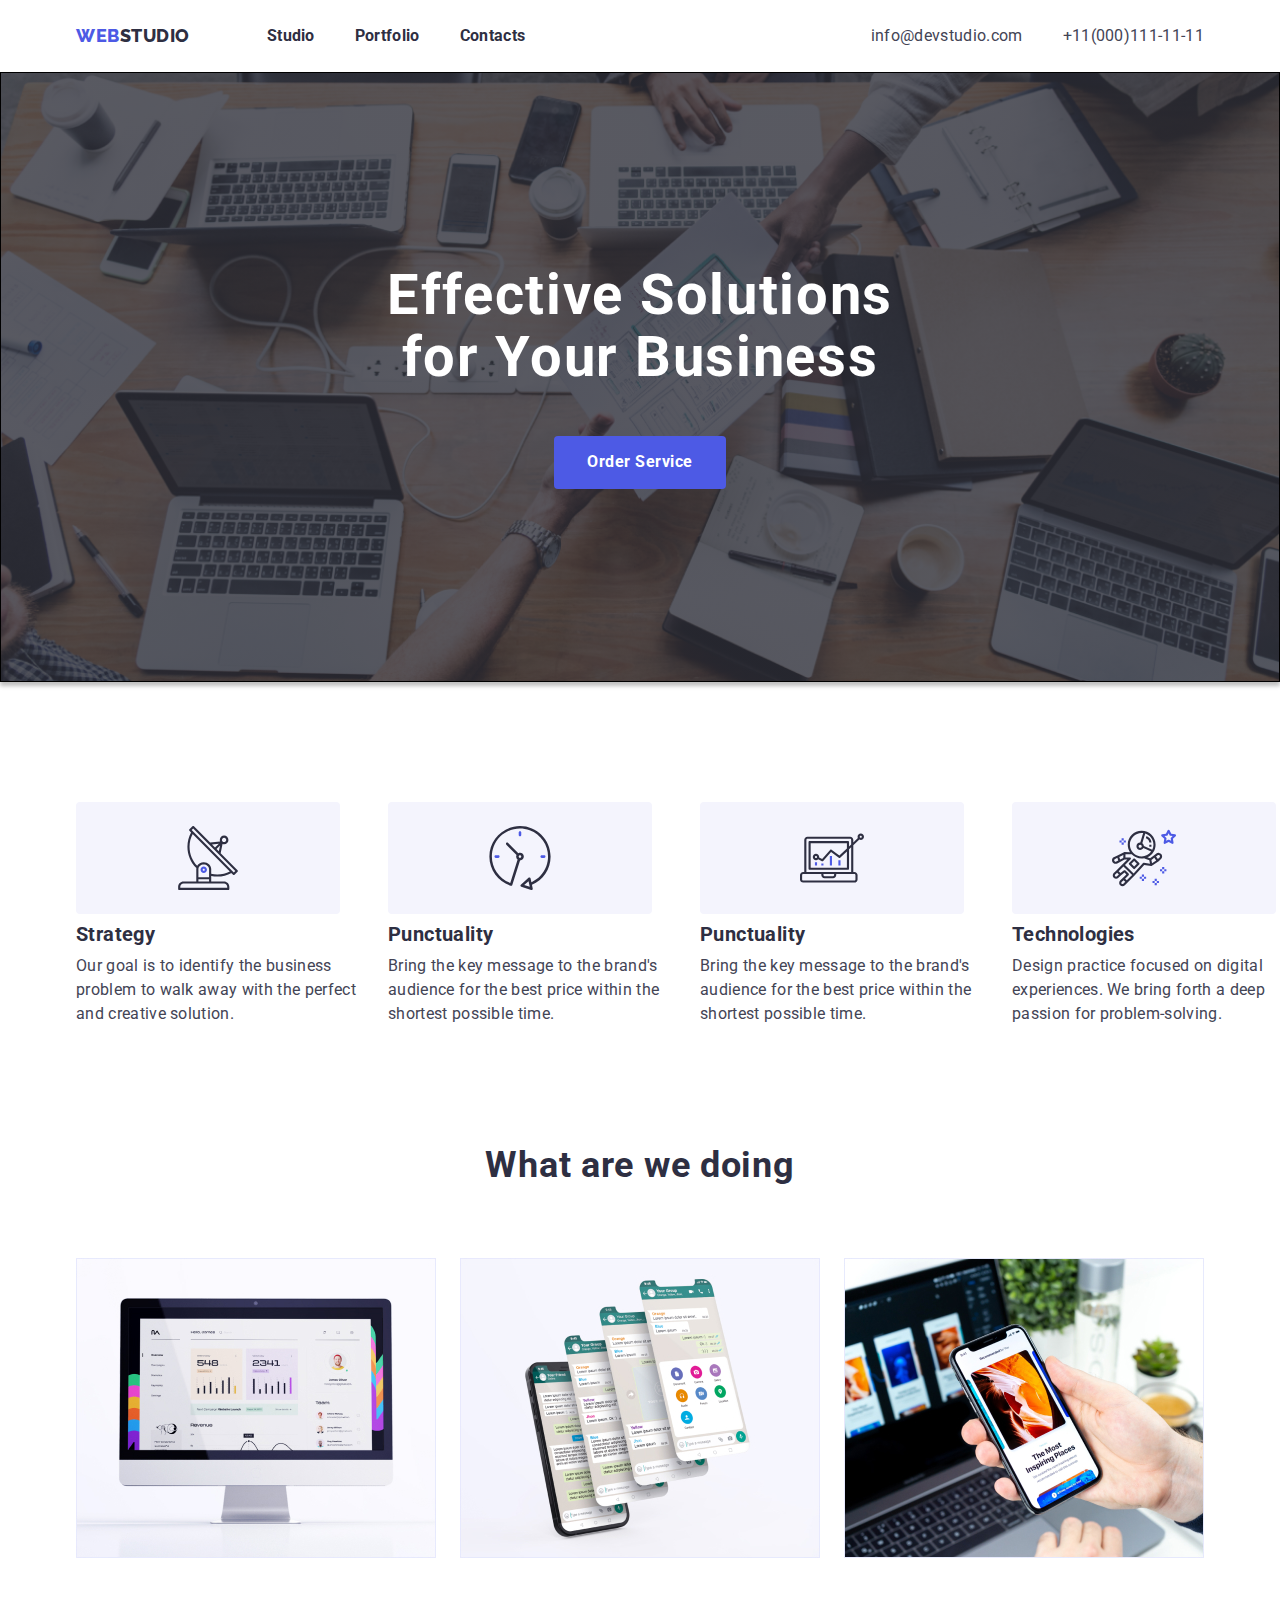
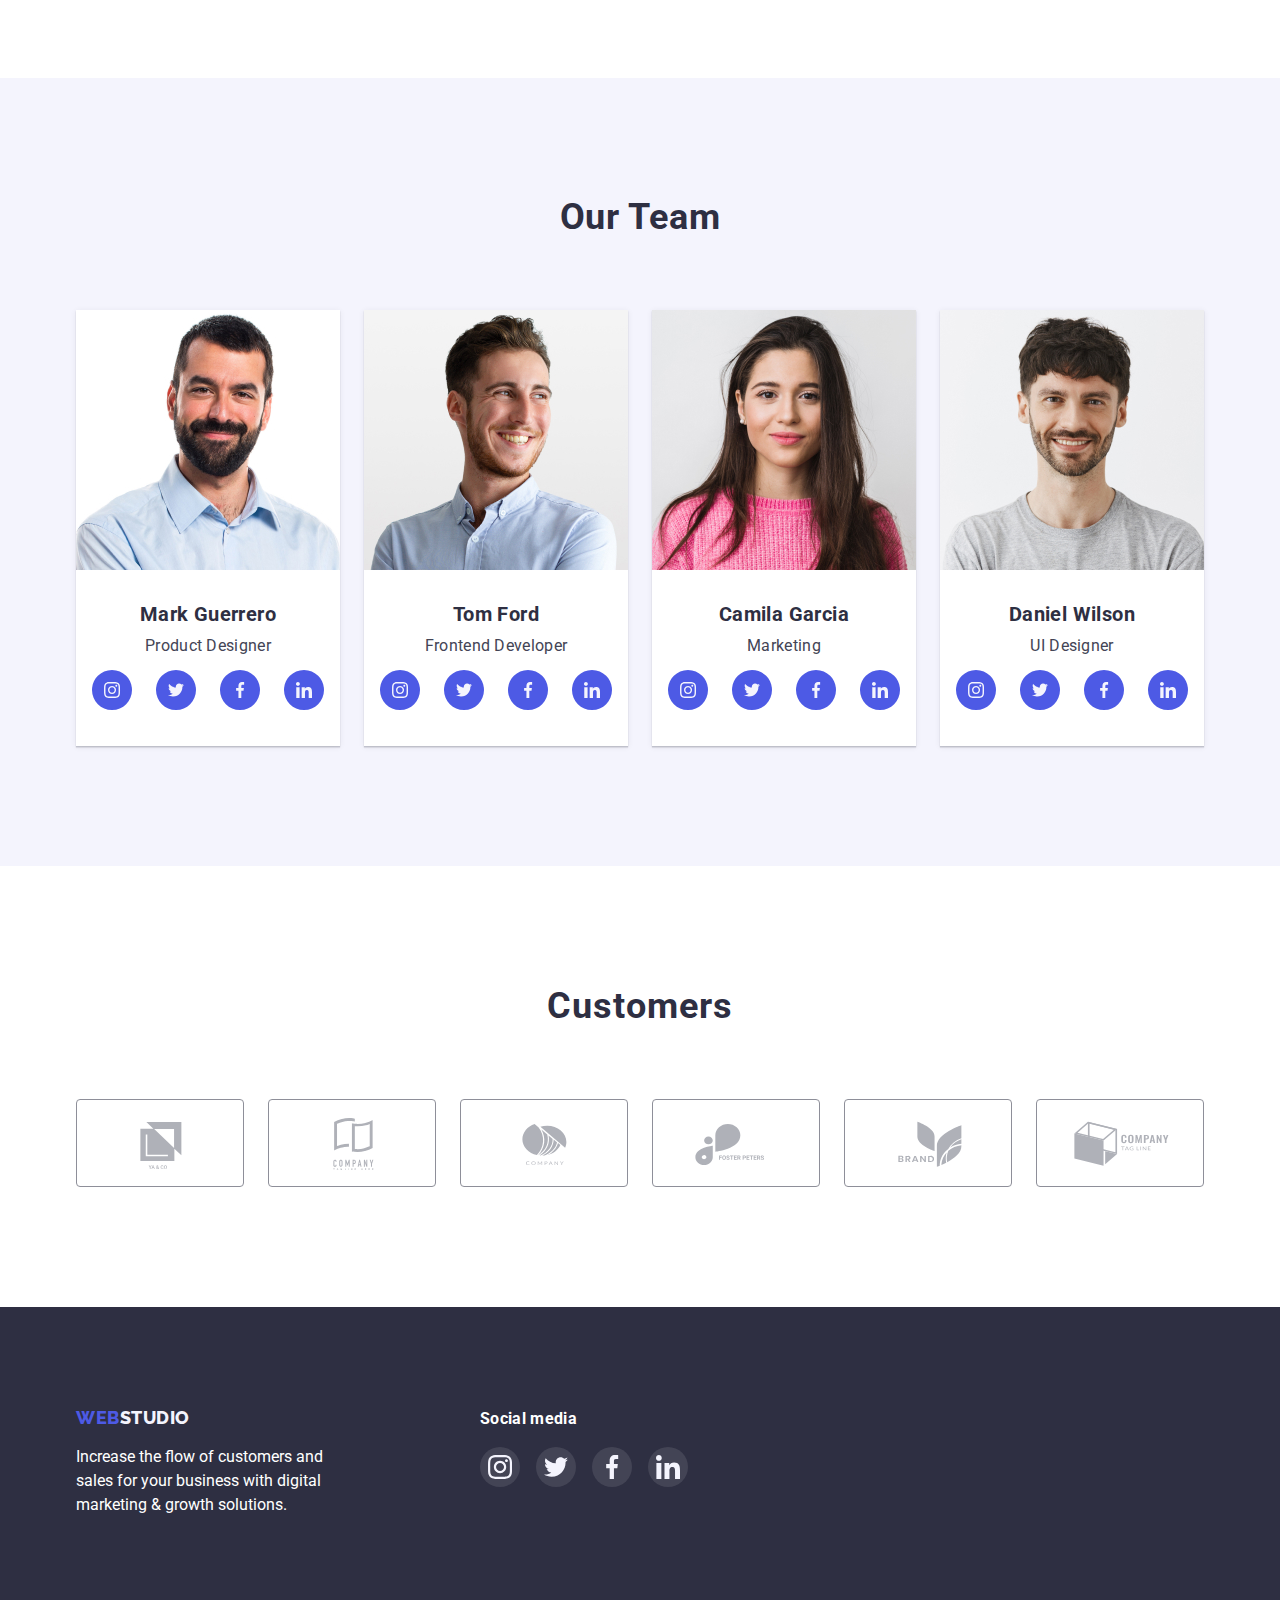
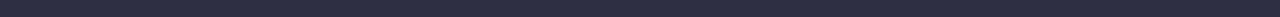
<file: index.html>
<!DOCTYPE html>
<html lang="en">

<head>
	<meta charset="UTF-8" />
	<meta http-equiv="X-UA-Compatible" content="IE=edge" />
	<meta name="viewport" content="width=device-width, initial-scale=1.0" />
	<title>modul-1.4</title>
	<link
		href="https://fonts.googleapis.com/css2?family=Raleway:wght@700&family=Roboto:wght@400;500;700;900&display=swap"
		rel="stylesheet">
	<link rel="stylesheet"
		href="https://cdnjs.cloudflare.com/ajax/libs/modern-normalize/1.1.0/modern-normalize.min.css" />
	<link rel="stylesheet" href="./css/styles.css">
</head>

<body>
	<header class="header">
		<div class="container main-nav">
			<div class="container-link">
				<a class="link" href="./index.html"><span class="logo-header1">WEB</span><span
						class="logo-header2">STUDIO</span></a>
			</div>
			<nav class="navigation">
				<ul class="header-list list">
					<li class="header-item">
						<a class="nav-link" href="./index.html">Studio</a>
					</li>
					<li class="header-item">
						<a class="nav-link" href="./portfolio.html">Portfolio</a>
					</li>
					<li class="header-item">
						<a class="nav-link" href="#">Contacts</a>
					</li>
				</ul>
			</nav>
			<ul class="authefication-list list">
				<li class="authefication-item">
					<a class="authefication" href="mailto:info@devstudio.com">info@devstudio.com</a>
				</li>
				<li class="authefication-item">
					<a class="authefication" href="tel:+11(000)1111111">+11(000)111-11-11</a>
				</li>
			</ul>
		</div>
	</header>

	<main>

		<section class="hero background-hero">

			<div class="hero-conteiner container">
				<h1 class="hero-title">
					Effective Solutions <br />
					for Your Business
				</h1>
				<div class="hero-btn-cont">
					<button type="button" class="button-hero">Order Service</button>
				</div>
			</div>




		</section>
		<section class="features section">
			<div class="features-container container">
				<h2 class="visually-hidden">Features</h2>
				<ul class="features-list list">
					<li class="features-item">
						<div class="features-icon-list">
							<svg class="features-icon">
								<use href="./images/symbol-defs.svg#icon-antenna"></use>
							</svg>
						</div>
						<h3 class="features-header">Strategy</h3>
						<p class="features-paragraph">
							Our goal is to identify the business problem to walk away with the
							perfect and creative solution.
						</p>
					</li>

					<li class="features-item">
						<div class="features-icon-list">
							<svg class="features-icon">
								<use href="./images/symbol-defs.svg#icon-clock"></use>
							</svg>
						</div>
						<h3 class="features-header">Punctuality</h3>
						<p class="features-paragraph">
							Bring the key message to the brand's audience for the best price within the shortest
							possible
							time.
						</p>
					</li>
					<li class="features-item">
						<div class="features-icon-list">
							<svg class="features-icon">
								<use href="./images/symbol-defs.svg#icon-diagram"></use>
							</svg>
						</div>
						<h3 class="features-header">Punctuality</h3>
						<p class="features-paragraph">
							Bring the key message to the brand's audience for the best price
							within the shortest possible time.
						</p>
					</li>

					<li class="features-item">
						<div class="features-icon-list">
							<svg class="features-icon">
								<use href="./images/symbol-defs.svg#icon-astronaut"></use>
							</svg>

						</div>
						<h3 class="features-header">Technologies</h3>
						<p class="features-paragraph">
							Design practice focused on digital experiences. We bring forth a
							deep passion for problem-solving.
						</p>
					</li>
				</ul>
			</div>
		</section>
		<section class="section-what section">
			<div class="container">
				<h2 class="what-team-title centered">What are we doing</h2>
				<ul class="what-list list">
					<li class="what-item">
						<img src="./images/photowhat1.jpg" alt="what1" width="360" />
					</li>
					<li class="what-item"><img src="./images/photowhat2.jpg" alt="what2" width="360" /></li>
					<li class="what-item">
						<img src="./images/photowhat3.jpg" alt="what3" width="360" />
					</li>
				</ul>
			</div>
		</section>
		<section class="team section">
			<div class="container">
				<h2 class="what-team-title centered">Our Team</h2>
				<ul class="team-list list">
					<li class="team-item">
						<img src="./images/team1.jpg" alt="teamlogo1" width="264" />
						<div class="content-team">
							<h3 class="team-header">Mark Guerrero</h3>
							<p class="team-paragraph">Product Designer</p>
							<ul class="team-icons list">
								<li>
									<a href="#" class="team-icon-item">
										<svg class="icon-team">
											<use href="./images/symbol-defs.svg#icon-instagramteam"></use>
										</svg>
									</a>
								</li>
								<li>
									<a href="#" class="team-icon-item">
										<svg class="icon-team">
											<use href="./images/symbol-defs.svg#icon-twiterteam"></use>
										</svg>
									</a>
								</li>
								<li>
									<a href="#" class="team-icon-item">
										<svg class="icon-team">
											<use href="./images/symbol-defs.svg#icon-facebookteam"></use>
										</svg>
									</a>
								</li>
								<li>
									<a href="#" class="team-icon-item">
										<svg class="icon-team">
											<use href="./images/symbol-defs.svg#icon-linkedinteam"></use>
										</svg>
									</a>
								</li>
							</ul>
						</div>

					</li>
					<li class="team-item">
						<img src="./images/team2.jpg" alt="teamlogo2" width="264" />
						<div class="content-team">
							<h3 class="team-header">Tom Ford</h3>
							<p class="team-paragraph">Frontend Developer</p>
							<ul class="team-icons list">
								<li>
									<a href="#" class="team-icon-item">
										<svg class="icon-team">
											<use href="./images/symbol-defs.svg#icon-instagramteam"></use>
										</svg>
									</a>
								</li>
								<li>
									<a href="#" class="team-icon-item">
										<svg class="icon-team">
											<use href="./images/symbol-defs.svg#icon-twiterteam"></use>
										</svg>
									</a>
								</li>
								<li>
									<a href="#" class="team-icon-item">
										<svg class="icon-team">
											<use href="./images/symbol-defs.svg#icon-facebookteam"></use>
										</svg>
									</a>
								</li>
								<li>
									<a href="#" class="team-icon-item">
										<svg class="icon-team">
											<use href="./images/symbol-defs.svg#icon-linkedinteam"></use>
										</svg>
									</a>
								</li>
							</ul>
						</div>

					</li>
					<li class="team-item">
						<img src="./images/team3.jpg" alt="teamlogo3" width="264" />
						<div class="content-team">
							<h3 class="team-header">Camila Garcia</h3>
							<p class="team-paragraph">Marketing</p>

							<ul class="team-icons list">
								<li>
									<a href="#" class="team-icon-item">
										<svg class="icon-team">
											<use href="./images/symbol-defs.svg#icon-instagramteam"></use>
										</svg>
									</a>
								</li>
								<li>
									<a href="#" class="team-icon-item">
										<svg class="icon-team">
											<use href="./images/symbol-defs.svg#icon-twiterteam"></use>
										</svg>
									</a>
								</li>
								<li>
									<a href="#" class="team-icon-item">
										<svg class="icon-team">
											<use href="./images/symbol-defs.svg#icon-facebookteam"></use>
										</svg>
									</a>
								</li>
								<li>
									<a href="#" class="team-icon-item">
										<svg class="icon-team">
											<use href="./images/symbol-defs.svg#icon-linkedinteam"></use>
										</svg>
									</a>
								</li>
							</ul>
						</div>

					</li>
					<li class="team-item">
						<img src="./images/team4.jpg" alt="teamlogo4" width="264" />
						<div class="content-team">
							<h3 class="team-header">Daniel Wilson</h3>
							<p class="team-paragraph">UI Designer</p>

							<ul class="team-icons list">
								<li>
									<a href="#" class="team-icon-item">
										<svg class="icon-team">
											<use href="./images/symbol-defs.svg#icon-instagramteam"></use>
										</svg>
									</a>
								</li>
								<li>
									<a href="#" class="team-icon-item">
										<svg class="icon-team">
											<use href="./images/symbol-defs.svg#icon-twiterteam"></use>
										</svg>
									</a>
								</li>
								<li>
									<a href="#" class="team-icon-item">
										<svg class="icon-team">
											<use href="./images/symbol-defs.svg#icon-facebookteam"></use>
										</svg>
									</a>
								</li>
								<li>
									<a href="#" class="team-icon-item">
										<svg class="icon-team">
											<use href="./images/symbol-defs.svg#icon-linkedinteam"></use>
										</svg>
									</a>
								</li>
							</ul>
						</div>
					</li>
				</ul>
			</div>
		</section>
		<section class="customers-section">
			<h2 class="customers-header">Customers</h2>
			<div class="customers-icons">
				<ul class="customers-list list">
					<li class="customers-item">
						<a href="#" class="customers-link">
							<svg class="svg-customers">
								<use href="./images/symbol-defs.svg#icon-Logo"></use>
							</svg>
						</a>
					</li>
					<li class="customers-item">
						<a href="#" class="customers-link">
							<svg class="svg-customers">
								<use href="./images/symbol-defs.svg#icon-Logo-1"></use>
							</svg>
						</a>
					</li>
					<li class="customers-item">
						<a href="#" class="customers-link">
							<svg class="svg-customers">
								<use href="./images/symbol-defs.svg#icon-Logo-2"></use>
							</svg>
						</a>
					</li>
					<li class="customers-item">
						<a href="#" class="customers-link">
							<svg class="svg-customers">
								<use href="./images/symbol-defs.svg#icon-Logo-3"></use>
							</svg>
						</a>
					</li>
					<li class="customers-item">
						<a href="#" class="customers-link">
							<svg class="svg-customers">
								<use href="./images/symbol-defs.svg#icon-Logo-4"></use>
							</svg>
						</a>
					</li>
					<li class="customers-item">
						<a href="#" class="customers-link">
							<svg class="svg-customers">
								<use href="./images/symbol-defs.svg#icon-Logo-5"></use>
							</svg>
						</a>
					</li>
				</ul>
			</div>
		</section>
	</main>
	<footer class="footer">
		<div class="footer-container container">
			<div class="footer-contant">
				<a class="link" href="./index.html"><span class="web-footer">WEB</span><span
						class="studio-footer">STUDIO</span></a>
				<p class="footer-paragraph">Increase the flow of customers and sales for your business with
					digital marketing & growth solutions.
				</p>
			</div>
			<div class="social-media">
				<p class="footer-header"> Social media</p>
				<div class="footer-container-icons">
					<ul class="social-list list">
						<li class="social-item">
							<a href="#" class="link-icons">
								<svg class="icon-svg-footer">
									<use href="./images/symbol-defs2 (2).svg#icon-instagram-2"></use>
								</svg>
							</a>
						</li>
						<li class="social-item list">
							<a href="#" class="link-icons">
								<svg class="icon-svg-footer">
									<use href="./images/symbol-defs2 (2).svg#icon-twitter-1"></use>
								</svg>
							</a>
						</li>
						<li class="social-item list">
							<a href="#" class="link-icons">
								<svg class="icon-svg-footer">
									<use href="./images/symbol-defs2 (2).svg#icon-facebook-1"></use>
								</svg>
							</a>
						</li>
						<li class="social-item list">
							<a href="#" class="link-icons">
								<svg class="icon-svg-footer">
									<use href="./images/symbol-defs2 (2).svg#icon-linkedin-1"></use>
								</svg>
							</a>
						</li>
					</ul>
				</div>
			</div>
	</footer>
</body>

</html>
</file>
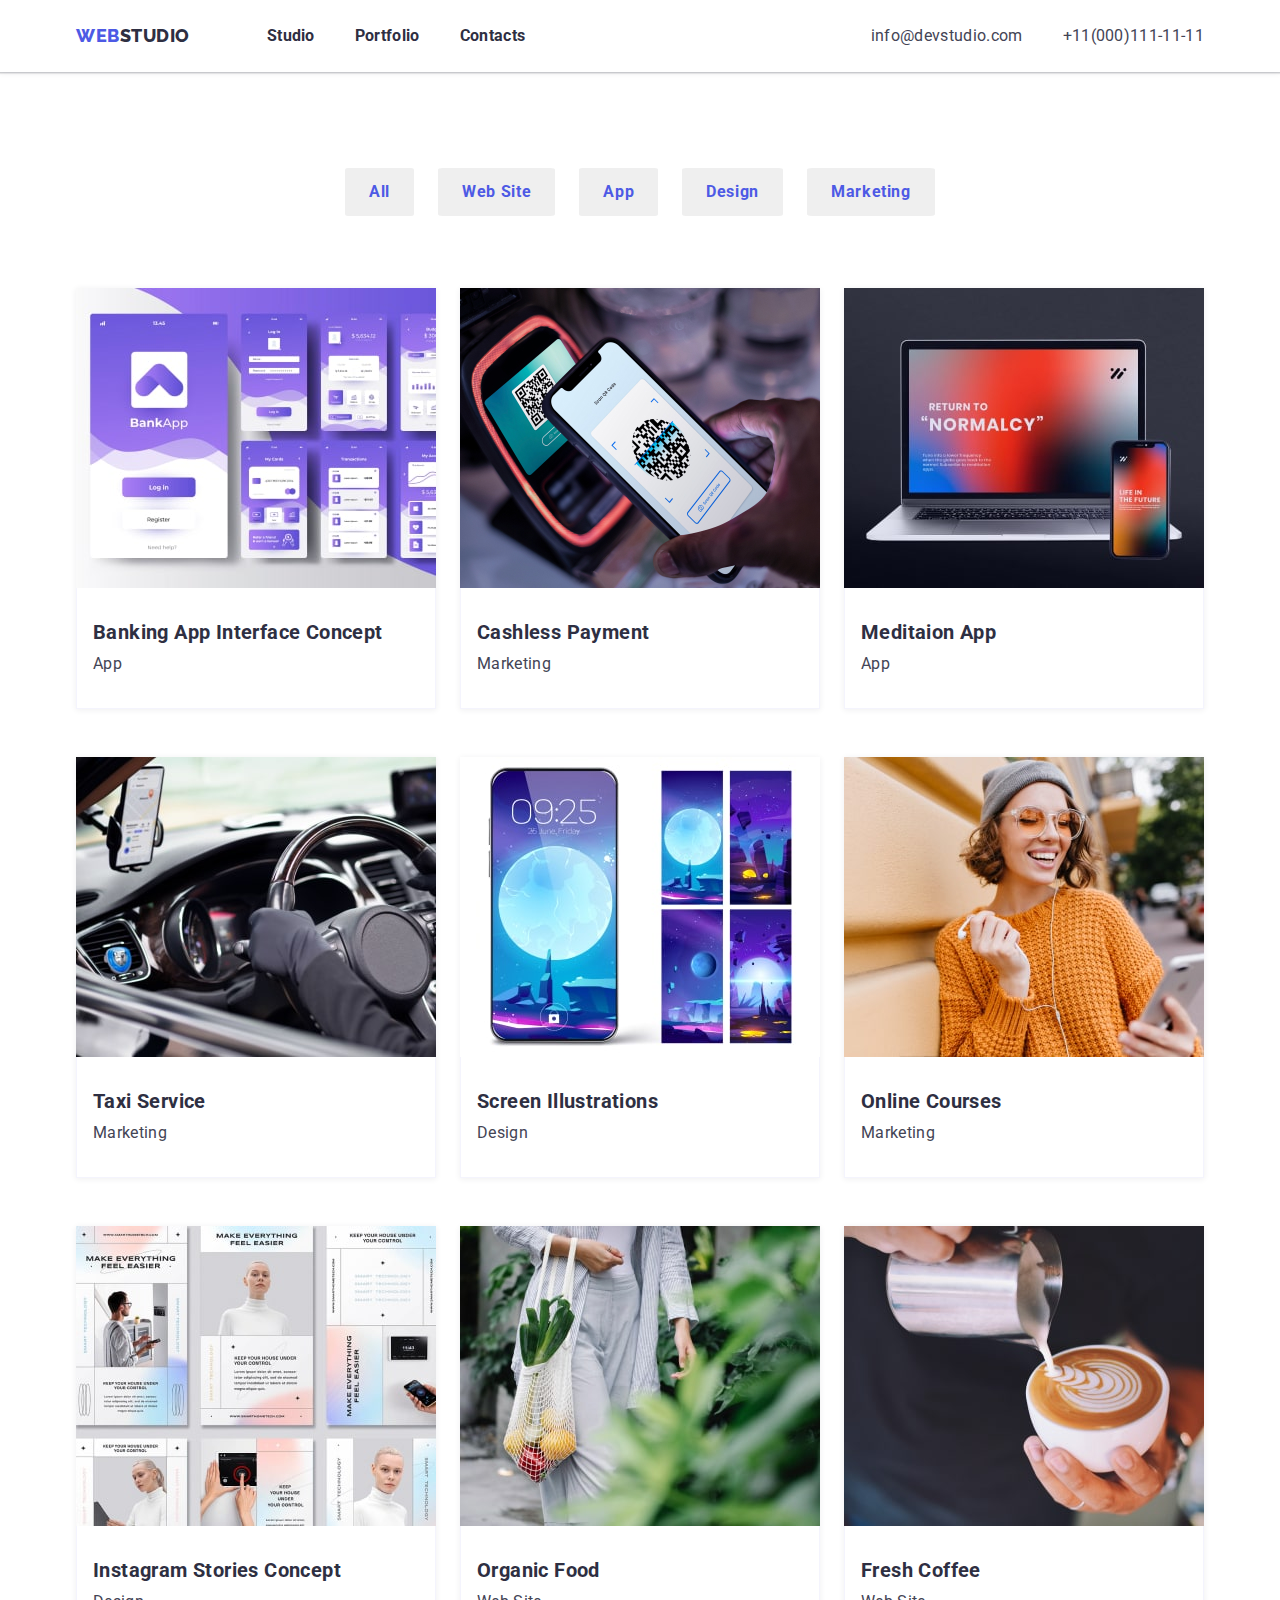
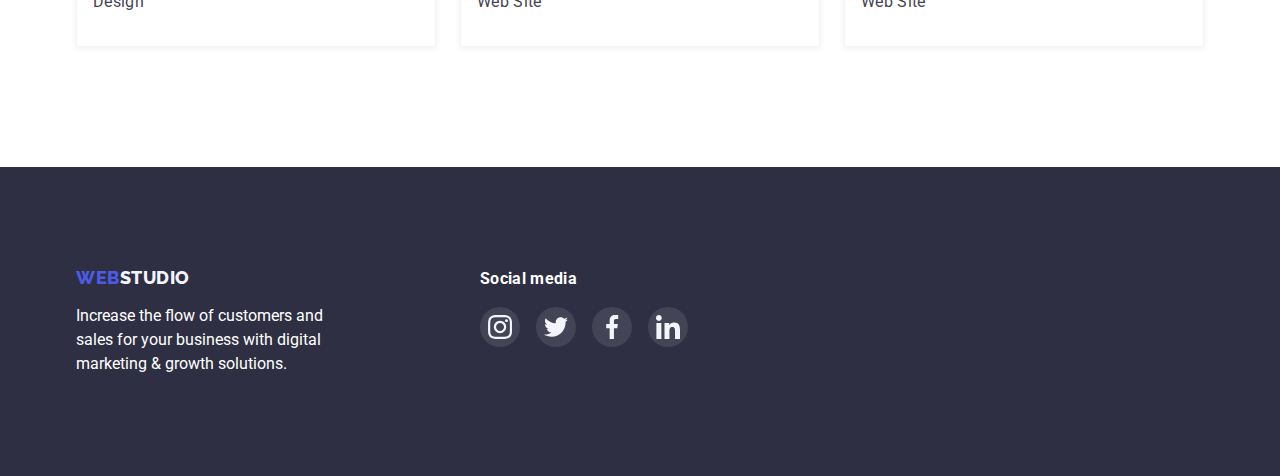
<file: portfolio.html>
<!DOCTYPE html>
<html lang="en">

<head>
	<meta charset="UTF-8">
	<meta http-equiv="X-UA-Compatible" content="IE=edge">
	<meta name="viewport" content="width=device-width, initial-scale=1.0">
	<title>Portfolio</title>
	<link rel="preconnect" href="https://fonts.googleapis.com">
	<link rel="preconnect" href="https://fonts.gstatic.com" crossorigin>
	<link
		href="https://fonts.googleapis.com/css2?family=Raleway:wght@700;800&family=Roboto:wght@400;500;700;900&display=swap"
		rel="stylesheet">
	<link rel="stylesheet"
		href="https://cdnjs.cloudflare.com/ajax/libs/modern-normalize/1.1.0/modern-normalize.min.css" />

	<link rel="stylesheet" href="./css/styles.css">
</head>

<body>
	<header class="header">
		<div class="container main-nav">
			<div class="container-link">
				<a class="link" href="./index.html"><span class="logo-header1">WEB</span><span
						class="logo-header2">STUDIO</span></a>
			</div>
			<nav class="navigation">
				<ul class="header-list list">
					<li class="header-item">
						<a class="nav-link" href="./index.html">Studio</a>
					</li>
					<li class="header-item">
						<a class="nav-link" href="./portfolio.html">Portfolio</a>
					</li>
					<li class="header-item">
						<a class="nav-link" href="#">Contacts</a>
					</li>
				</ul>
			</nav>
			<ul class="authefication-list list">
				<li class="authefication-item">
					<a class="authefication" href="mailto:info@devstudio.com">info@devstudio.com</a>
				</li>
				<li class="authefication-item">
					<a class="authefication" href="tel:+11(000)1111111">+11(000)111-11-11</a>
				</li>
			</ul>
		</div>
	</header>
	<main>
		<section class="potfolio">
			<div class="container">
				<h1 class="potfolio-title visually-hidden">Portfolio</h1>
				<ul class="potfolio-list list">
					<li class="butons-item">
						<button type="button" class="button-all">All</button>
					</li>
					<li class="butons-item">
						<button type="button" class="button-website">Web Site</button>
					</li>
					<li class="butons-item">
						<button type="button" class="button-app">App</button>
					</li>
					<li class="butons-item">
						<button type="button" class="button-design">Design</button>
					</li>
					<li class="butons-item">
						<button type="button" class="button-marketing">Marketing</button>
					</li>
				</ul>

				<ul class="portfolio-img list">

					<li class="portfolio-item-img">

						<a class="portfolio-link" href="#">
							<img src="./images/portfolio1.jpg" alt="bankingapp" width="360" height="300">
							<div class="content-portfolio-cards">
								<h2 class="title-portfolio-list">Banking App Interface Concept</h2>
								<p class="filter-name">App</p>
							</div>
						</a>
					</li>
					<li class="portfolio-item-img">
						<a class="portfolio-link" href="#">
							<img src="./images/photo22.jpg" alt="payment" width="360" height="300">
							<div class="content-portfolio-cards">
								<h2 class="title-portfolio-list">Cashless Payment</h2>
								<p class="filter-name">Marketing</p>
							</div>
						</a>
					</li>
					<li class="portfolio-item-img">
						<a class="portfolio-link" href="#">
							<img src="./images/portfolio3.jpg" alt="meditaion-app" width="360" height="300">
							<div class="content-portfolio-cards">
								<h2 class="title-portfolio-list">Meditaion App</h2>
								<p class="filter-name">App</p>
							</div>
						</a>
					</li>
					<li class="portfolio-item-img">
						<a class="portfolio-link" href="#">
							<img src="./images/portfolio4.jpg" alt="taxi-service" width="360" height="300">
							<div class="content-portfolio-cards">
								<h2 class="title-portfolio-list">Taxi Service</h2>
								<p class="filter-name">Marketing</p>
							</div>
						</a>
					</li>
					<li class="portfolio-item-img">
						<a class="portfolio-link" href="#">
							<img src="./images/portfolio5.jpg" alt="Illustrations" width="360" height="300">
							<div class="content-portfolio-cards">
								<h2 class="title-portfolio-list">Screen Illustrations</h2>
								<p class="filter-name">Design</p>
							</div>
						</a>
					</li>
					<li class="portfolio-item-img">
						<a class="portfolio-link" href="#">
							<img src="./images/portfolio6.jpg" alt="online-courses" width="360" height="300">
							<div class="content-portfolio-cards">
								<h2 class="title-portfolio-list">Online Courses</h2>
								<p class="filter-name">Marketing</p>
							</div>
						</a>
					</li>
					<li class="portfolio-item-img">
						<a class="portfolio-link" href="#">
							<img src="./images/portfolio7.jpg" alt="Stories" width="360" height="300">
							<div class="content-portfolio-cards">
								<h2 class="title-portfolio-list">Instagram Stories Concept</h2>
								<p class="filter-name">Design</p>
							</div>
						</a>
					</li>
					<li class="portfolio-item-img">
						<a class="portfolio-link" href="#">
							<img src="./images/portfolio8.jpg" alt="organic-food" width="360" height="300">
							<div class="content-portfolio-cards">
								<h2 class="title-portfolio-list">Organic Food</h2>
								<p class="filter-name">Web Site</p>
							</div>
						</a>
					</li>
					<li class="portfolio-item-img">
						<a class="portfolio-link" href="#">
							<img src="./images/portfolio9.jpg" alt="coffee" width="360" height="300">
							<div class="content-portfolio-cards">
								<h2 class="title-portfolio-list">Fresh Coffee</h2>
								<p class="filter-name">Web Site</p>
							</div>
						</a>
					</li>
				</ul>
			</div>
		</section>
	</main>
	<footer class="footer">
		<div class="footer-container container">
			<div class="footer-contant">
				<a class="link" href="./index.html"><span class="web-footer">WEB</span><span
						class="studio-footer">STUDIO</span></a>
				<p class="footer-paragraph">Increase the flow of customers and sales for your business with
					digital marketing & growth solutions.
				</p>
			</div>
			<div class="social-media">
				<p class="footer-header"> Social media</p>
				<div class="footer-container-icons">
					<ul class="social-list list">
						<li class="social-item">
							<a href="#" class="link-icons">
								<svg class="icon-svg-footer">
									<use href="./images/symbol-defs2 (2).svg#icon-instagram-2"></use>
								</svg>
							</a>
						</li>
						<li class="social-item list">
							<a href="#" class="link-icons">
								<svg class="icon-svg-footer">
									<use href="./images/symbol-defs2 (2).svg#icon-twitter-1"></use>
								</svg>
							</a>
						</li>
						<li class="social-item list">
							<a href="#" class="link-icons">
								<svg class="icon-svg-footer">
									<use href="./images/symbol-defs2 (2).svg#icon-facebook-1"></use>
								</svg>
							</a>
						</li>
						<li class="social-item list">
							<a href="#" class="link-icons">
								<svg class="icon-svg-footer">
									<use href="./images/symbol-defs2 (2).svg#icon-linkedin-1"></use>
								</svg>
							</a>
						</li>
					</ul>
				</div>
			</div>
	</footer>
</body>

</html>
</file>
<file: css/styles.css>
:root {
    --buton-color: #4D5AE5;
    --primary-text-color: #2E2F42;
    --secondary-text-color: #434455;
    --buttons-color-hover: #FFFFFF;
    --buttons-background-color-hover: #4D5AE5;
    --complementary-color: #E5E5E5;
    --complementary-color2: #F4F4FD;
    --primary-font: "Roboto"; 
    --secondary-background: "Raleway";
    
}


body {
    font-family: var(--primary-font);
    background-color: var(--buttons-color-hover);
    color: var(--primary-text-color);
}
.container {
    width: 1158px;
    padding: 0 15px;
    margin-left: auto;
    margin-right: auto;
}
.section {
    padding-bottom: 120px;
}
.centered {
    text-align: center;
}
img {
    display: block;
    max-width: 100%;
}
.list {
    padding: 0;
    margin: 0;
    text-decoration: none;
    list-style: none;
}
 .link {
    text-decoration: none;
    list-style: none;
}

h1,
h2,
h3,
h4,
h5,
h6,
p {
    margin-top: 0;
    margin-bottom: 0;
}
.visually-hidden {
    position: absolute;
    width: 1px;
    height: 1px;
    margin: -1px;
    border: 0;
    padding: 0;
    white-space: nowrap;
    clip-path: inset(100%);
    clip: rect(0 0 0 0);
    overflow: hidden;
}

/* header */
.header {
    box-shadow: 0px 2px 1px rgba(46, 47, 66, 0.08), 0px 1px 1px rgba(46, 47, 66, 0.16), 0px 1px 6px rgba(46, 47, 66, 0.08); 
}

.logo-header1 {
    color: var(--buton-color);
    font-size: 18px;
    line-height: 1.3;
    letter-spacing: 0.03em;
    font-family: var(--secondary-background);
    font-weight: 800;
    
}
.logo-header2 {
    color: var(--primary-text-color);
    font-size: 18px;
    line-height: 1.3;
    letter-spacing: 0.03em;
    font-family: var(--secondary-background);
    font-weight: 800;
}
.container-link {
    display: block;
    padding-top: 24px;
    padding-bottom: 24px;
}

/* -----MAIN NAV------- */
.main-nav {
    display: flex;
    align-items: center;
}
    


/* navigation */
.header-list {
    display: flex;
    margin-left: 77px;
}
    

.header-item {
    margin-right: 40px;
}
.header-item:last-child {
    margin-right: 0;
}
.header-list .nav-link {
    display: block;
    padding-top: 24px;
    padding-bottom: 24px;
}

    
.nav-link  {
    color: var(--primary-text-color);
    font-family: var(--primary-font);
    font-size: 16px;
    line-height: 1.5;
    letter-spacing: 0.02em;
    font-weight: 700;
    text-decoration: none;
    list-style: none;
    
    
}
.nav-link:hover,
.nav-link:focus {
    color: var(--secondary-text-color);
}
.nav-link:active {
    color: var(--buton-color);
}

/* authefication */

.authefication {
    color: var(--secondary-text-color);
    font-family: var(--primary-font);
    font-size: 16;
    line-height: 1.5;
    letter-spacing: 0.02em;
    text-decoration: none;
    
}
.authefication:hover,
.authefication:focus {
    color: var(--buttons-background-color-hover);
}
.authefication-list  {
    display: flex;
    margin-left: auto;
    
}
.authefication-list .authefication-item + .authefication-item {
    margin-left: 40px;
}


/* hero */

.hero {
    background-color: var(--primary-text-color);
    text-align: center;
    padding-top: 192px;
    padding-bottom: 192px;
    
    
}
.hero-title {
    color: var(--buttons-color-hover);
    font-family: var(--primary-font);
    font-weight: 700;
    font-size: 56px;
    line-height: 1.1;
    letter-spacing: 0.03em;
    margin-bottom: 48px;
    
    
    
}

.button-hero {
    background-color: var(--buton-color);
    color: var(--buttons-color-hover);
    font-size: 16px;
    letter-spacing: 0.03em;
    font-family: inherit;
    font-weight: 700;
    line-height: 1.18;
    border-radius: 4%;
    cursor: pointer;
    display: block;
    min-width: 170px;
    margin: 0 auto;
    padding: 16px 32px;
    border: 1px solid transparent;
    border-radius: 4px;
    
    
   
}


.button-hero:hover,
.button-hero:focus {
    background-color: var(--buton-color);
    color: var(--buttons-color-hover);
    box-shadow: 0px 4px 4px rgba(0, 0, 0, 0.15);
}
.button-hero:active {
    background-color: #404BBF; 
    color: var(--buttons-color-hover);
}
.background-hero {
    max-width: 1440px;
    margin-left: auto;
    margin-right: auto;
    background-size: cover;
    background-position: center;
    background-repeat: no-repeat;
    background-image: linear-gradient(to right,rgba(47,48,58,0.8),rgba(47, 48, 58, 0.8)), url("../images/people-office\ 1.jpg");
    border: 1px solid #000000;
    box-sizing: border-box;
    box-shadow: 0px 4px 4px rgba(0, 0, 0, 0.25);
}



/* section features */

.features {
    padding-bottom: 120px;
    padding-top: 120px;
}

.features-list {
    display: flex;
    
}
.features-item {
    margin-right: 24px;
}


.features-item:last-child {
    margin-right: 0;
}


.features-header {
    color: var(--primary-text-color);
    font-size: 20px;
    line-height: 1.2;
    letter-spacing: 0.02em;
    font-family: var(--primary-font);
    font-weight: 700;
    margin-bottom: 8px;
    

}
.features-paragraph {
    color: var(--secondary-text-color);
    font-size: 16px;
    line-height: 1.5;
    letter-spacing: 0.02em;
    font-family: var(--primary-font);
}
.features-icon-list {
    margin-bottom: 8px;
    width: 264px;
    height: 112px;
    justify-content: center;
    display: flex;
    border-radius: 4px;
    margin-right: 24px;
    align-items: center;
    background-color: var(--complementary-color2);
}
.features-icon-list:last-child {
    margin-right: 0px;
}
.features-icon {
    width: 64px;
    height: 64px;
    
}
/* section What are we doing */

.what-team-title {
    color: var(--primary-text-color);
    font-size: 36px;
    line-height: 1.11;
    letter-spacing: 0.02em;
    font-family: var(--primary-font);
    font-weight: 700;
    margin-bottom: 72px;
}

.what-list {
    display: flex;
}
.what-item {
    margin-right: 24px;
}
.what-item:last-child {
    margin-right: 0;
}
.section-what {
    background-color: var(--buttons-color-hover);
    

}

/* section team */

.team {
    background-color: var(--complementary-color2);
    padding-bottom: 120px;
    padding-top: 120px;
}
.content-team {
    padding-top: 32px;
    
}
.team-header {
    color: var(--primary-text-color);
    font-size: 20px;
    line-height: 1.2;
    letter-spacing: 0.02em;
    font-family: var(--primary-font);
    font-weight: 700;
    text-align: center;
    margin-bottom: 8px;
    
}
.team-paragraph {
    color: var(--secondary-text-color);
    font-size: 16px;
    line-height: 1.5;
    letter-spacing: 0.02em;
    font-family: var(--primary-font); 
    text-align: center;
    
}
.team-list {
    display: flex;
    
}
.team-item {
    margin-right: 24px;
    box-shadow: 0px 1px 6px rgba(46, 47, 66, 0.08), 0px 1px 1px rgba(46, 47, 66, 0.16), 0px 2px 1px rgba(46, 47, 66, 0.08);
    background-color: var(--buttons-color-hover);
}
.team-item:last-child {
    margin-right: 0;
}
.icon-team {
    width: 40px;
    height: 40px; 
    cursor: pointer;
    display: flex;
    justify-content: center;
    align-items: center;
}

.team-icons {
    display: flex;
    justify-content: space-between;
    padding: 12px 16px 36px 16px;
    
}

.team-icon-item {
    width: 100%;
    height: 100%;
}

/* footer-logo */
.footer {
    padding-top: 100px;
    padding-bottom: 100px;
}

.web-footer {
    color: var(--buton-color);
    font-size: 18px;
    line-height: 1.17;
    letter-spacing: 0.03em;
    font-family: var(--secondary-background);
    font-weight: 800;
}


.studio-footer {
    color: var(--complementary-color2);
    font-size: 18px;
    line-height: 1.17;
    letter-spacing: 0.03em;
    font-family: var(--secondary-background);
    font-weight: 800;
}
/* -----CUSTOMERS------ */
.customers-header {
    font-family: var(--primary-font);
    font-weight: 700;
    font-size: 36px;
    text-align: center;
    letter-spacing: 0.03em;
    color: var(--primary-text-color);
    margin-bottom: 72px; 
}
.customers-section {
    background-color: var(--buttons-color-hover);
    padding: 120px 0;
}
.customers-list {
    display: flex;
    justify-content: center;
}
.customers-item {
    margin-right: 24px;
    width: 168px;
    height: 88px;
    
}
.customers-item:last-child {
    margin-right: 0px;
}
.svg-customers {
    width: 104px;
    height: 56px;
    display: flex;
    align-items: center;
    justify-content: center;
    
}
.customers-link {
    width: 100%;
    height: 100%;
    border: 1px solid #8E8F99;
    justify-content: center;
    align-items: center;
    display: flex;
    border-radius: 4px;
    fill: #AFB1B8;
}

.customers-link:focus,
.customers-link:hover {
    fill: var(--buton-color);
    border: 1px solid var(--buton-color);
    
}






/* footer */
.footer{
    padding: 100px 0px;
    background-color: var(--primary-text-color);
}

.footer-container {
    display: flex;
}

.footer-contant {
    margin-right: 120px;
}

.footer-logo {
    font-family: var(--secondary-background);
    color: var(--buttons-color-hover);
    font-size: 18px;
    font-weight: 800;  
}

.footer-paragraph {
    width: 284px;
    margin-top: 16px;
    color: var(--buttons-color-hover);
    line-height: 1.5;
    
}

.footer-header {
    font-size: 16px;
    margin-bottom: 16px;
    color: var(--buttons-color-hover);
    font-weight: 700;
    line-height: 1.5;
    letter-spacing: 0.02em;
    
}

.footer-container-icons {
    display: flex;
}



.link-icons {
    width: 100%;
    height: 100%;
    border-radius: 50%;
    background-color: rgba(255, 255, 255, 0.1);
    display: flex;
    justify-content: center;
    align-items: center;
    margin-right: 16px;
}
.social-item {
    margin-right: 16px;
    width: 40px;
    height: 40px;
}
.social-item:last-child {
    margin-right: 0;
}
.link-icons:last-child {
    margin-right: 0;
}
.link-icons:hover,
.link-icons:focus {
    background-color: #31D0AA;
}


.icon-svg-footer {
    height: 24px;
    width: 24px;
    display: flex;
    align-items: center;
    justify-content: center;
}
.social-list {
    display: flex;
}

/* buttons portfolio.html */


.button-all:hover,
.button-all:focus,
.button-website:hover,
.button-website:focus,
.button-app:hover,
.button-app:focus,
.button-design:hover,
.button-design:focus,
.button-marketing:hover,
.button-marketing:focus {
    color: var(--buttons-color-hover);
    background-color: var(--buttons-background-color-hover);
    cursor: pointer;
    border: none;
    box-shadow: 0px 3px 1px rgba(0, 0, 0, 0.1), 0px 2px 1px rgba(0, 0, 0, 0.08), 0px 2px 2px rgba(0, 0, 0, 0.12);
    
}
.button-all {
    color: var(--buton-color);
    border: none;
    font-size: 16px;
    font-family: var(--primary-font);
    font-weight: 700;
    line-height: 1.5;
    letter-spacing: 0.04em;
    padding: 12px 24px;
    border-radius: 4%;
    
}

.button-website {
    color: var(--buton-color);
    border: none;
    font-size: 16px;
    font-family: var(--primary-font);
    font-weight: 700;
    line-height: 1.5;
    letter-spacing: 0.04em;
    padding: 12px 24px;
    border-radius: 4%;
}
 
.button-app {
    color: var(--buton-color);
    border: none;
    font-size: 16px;
    font-family: var(--primary-font);
    font-weight: 700;
    line-height: 1.5;
    letter-spacing: 0.04em;
    padding: 12px 24px;
    border-radius: 4%;
}

.button-design {
    color: var(--buton-color);
    border: none;
    font-size: 16px;
    font-family: var(--primary-font);
    font-weight: 700;
    line-height: 1.5;
    letter-spacing: 0.04em;
    padding: 12px 24px;
    border-radius: 4%;
}
 
.button-marketing {
    color: var(--buton-color);
    border: none;
    font-size: 16px;
    font-family: var(--primary-font);
    font-weight: 700;
    line-height: 1.5;
    letter-spacing: 0.04em;
    padding: 12px 24px;
    border-radius: 4%;
}



/* section portfolio list */
.potfolio {
    padding-top: 96px;
    padding-bottom: 120px;
}
.title-portfolio-list {
    color: var(--primary-text-color);
    letter-spacing: 0.02em;
    font-family: var(--primary-font);
    font-weight: 700;
    line-height: 1.2;
    font-size: 20px;
    margin-bottom: 8px;
}

.portfolio-link {
    text-decoration: none;
}
.filter-name {
    color: var(--secondary-text-color);
    font-family: var(--primary-font);
    font-size: 16px;
    line-height: 1.5;
    letter-spacing: 0.02em;
    text-decoration: none;
}
.potfolio-list {
    display: flex;
    justify-content: center;
    margin-bottom: 72px;
}
.butons-item {
    margin-right: 24px;
}
.butons-item:last-child {
    margin-right: 0;
}
.portfolio-img {
    display: flex;
    flex-wrap: wrap;
}

.content-portfolio-cards {
    padding-top: 32px;
    padding-left: 16px;
    padding-bottom: 32px;
    border: 0.5px solid #F4F4FD;
    border-top: none;
}

.portfolio-item-img {
    margin-bottom: 48px;
    margin-right: 24px;
    width: 360px;
   
}
.portfolio-link {
    box-shadow: 0px 1px 6px rgba(46, 47, 66, 0.08);
    display: block;
}
.portfolio-link:hover,
.portfolio-link:focus {
    box-shadow: 0px 1px 6px rgba(46, 47, 66, 0.08), 0px 1px 1px rgba(46, 47, 66, 0.16), 0px 2px 1px rgba(46, 47, 66, 0.08);
}



.portfolio-item-img:nth-last-child(-n+3) {
    margin-bottom: 0;
}
.portfolio-item-img:nth-child(3n) {
    margin-right: 0px;
}
</file>
